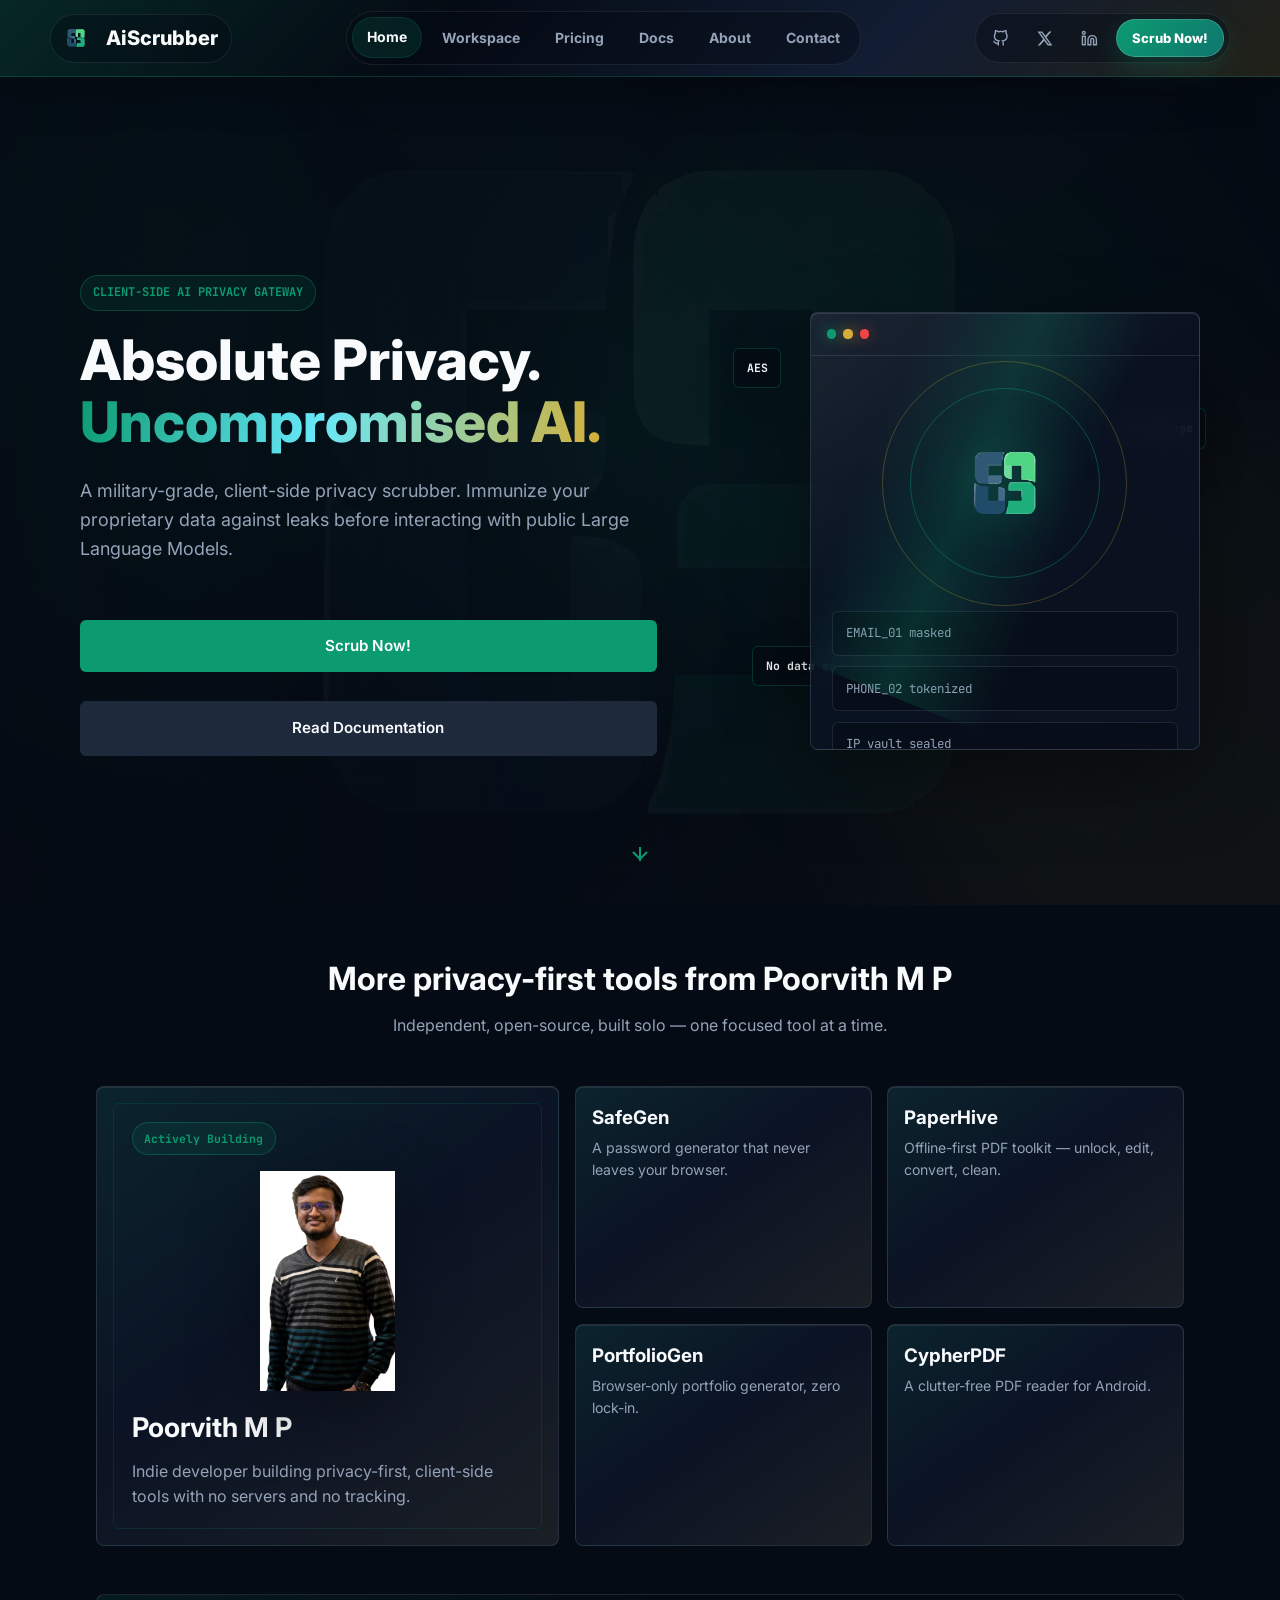
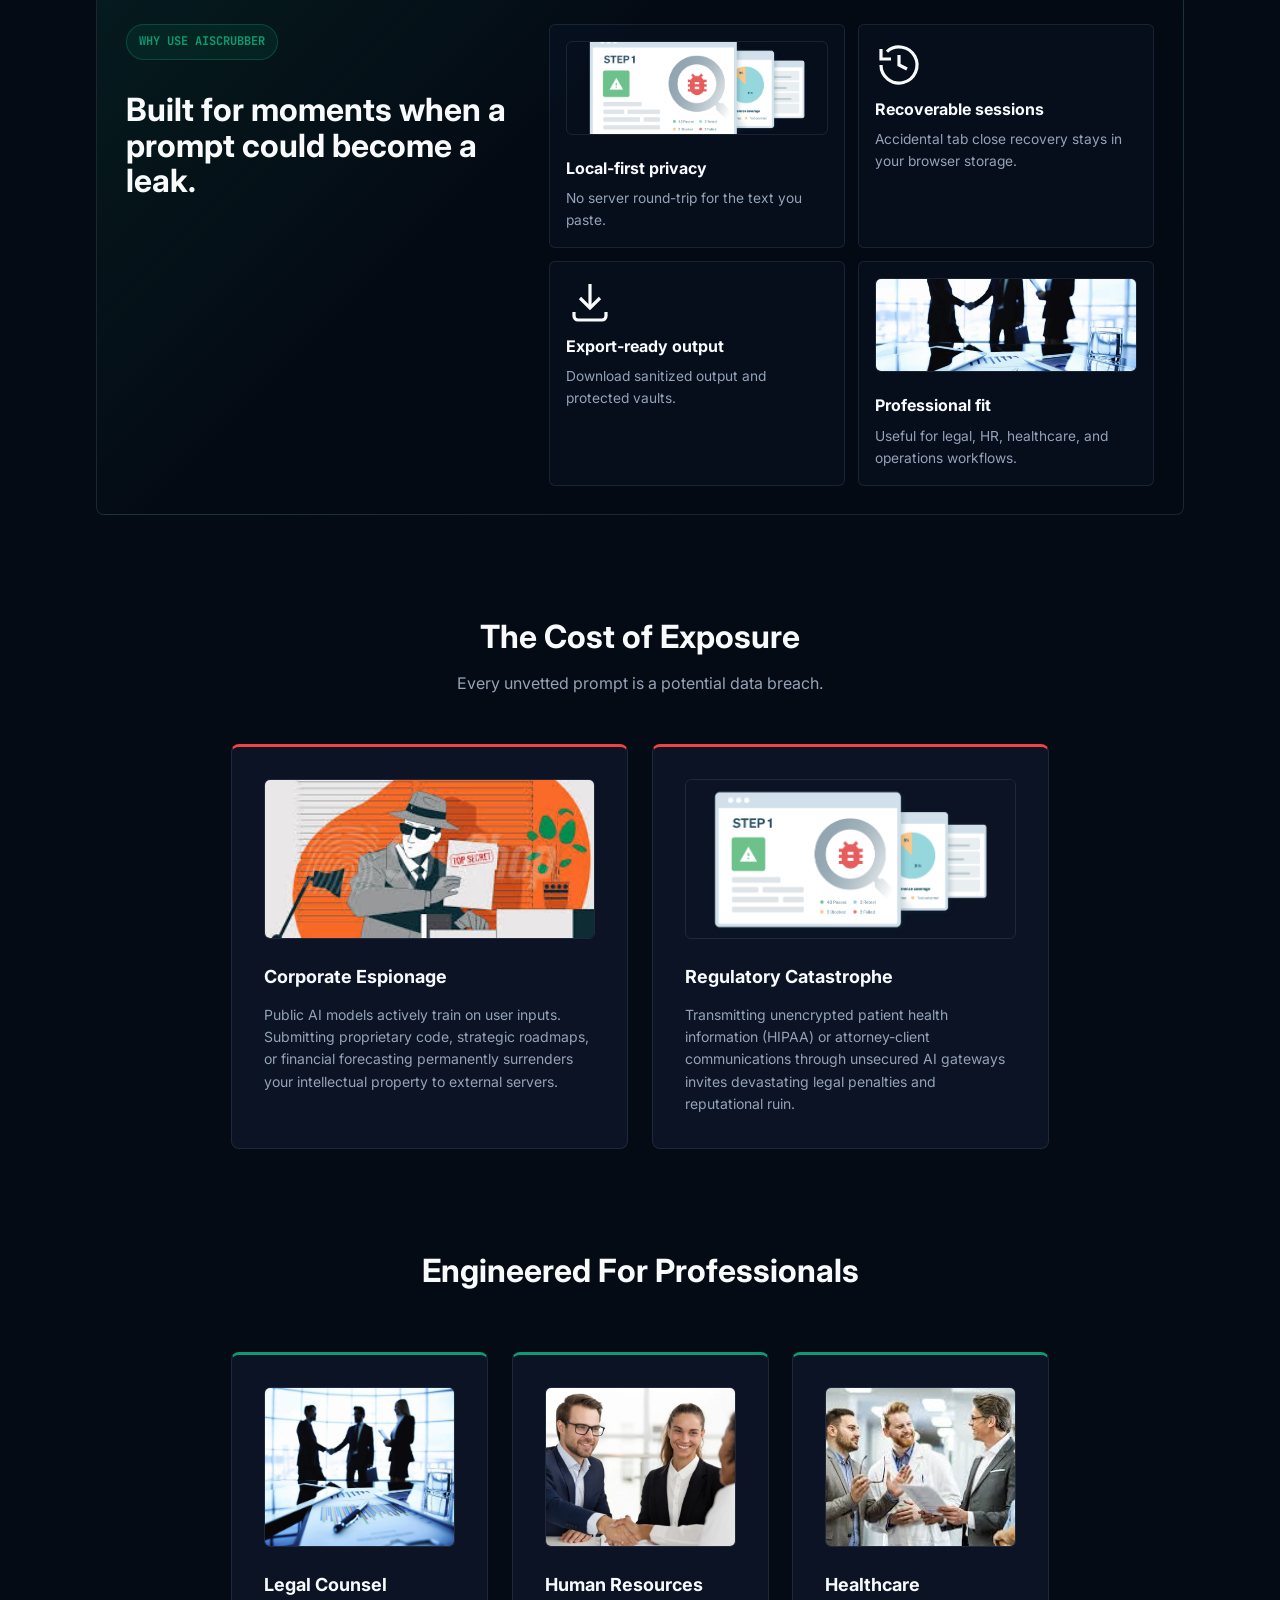
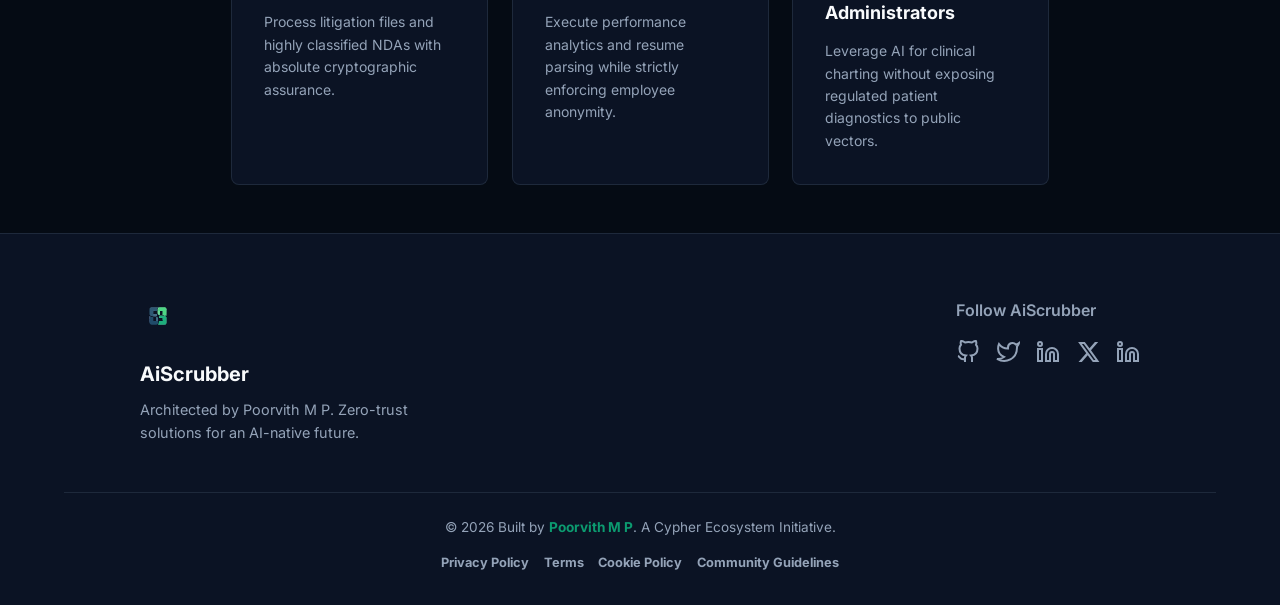
<file: index.html>
<!DOCTYPE html>

<html lang="en" class="dark">
<head>
    <meta charset="UTF-8" />
    <meta name="author" content="Poorvith M P" />
    <meta name="viewport" content="width=device-width, initial-scale=1.0" />
    <title>AiScrubber — Privacy Toolkit by Poorvith M P</title>
    <meta name="description" content=" Absolute confidentiality for generative AI workflows." />
    <style>@import url('https://fonts.googleapis.com/css2?family=Inter:wght@400;500;600;700;800&family=JetBrains+Mono:wght@400;700&display=swap');</style>
    <link rel="icon" type="image/svg+xml" href="assets/img/aiscrubber-logo.svg">
    <link rel="apple-touch-icon" href="assets/img/aiscrubber-logo.svg">
    <link rel="stylesheet" href="assets/css/style.css">
</head>
<body>
    <!-- Toast Notification Container -->
    <div id="toastContainer" class="toast-container"></div>
    
    <!-- Modal Notification Container -->
    <div id="modalContainer"></div>

    <div id="pageLoader" class="page-loader">
        <img src="assets/img/aiscrubber-logo.svg" alt="" class="page-loader-logo">
        <p>Loading secure page...</p>
    </div>

    <nav class="navbar nav-animated" aria-label="Primary navigation">
        <div class="nav-shell">
            <a href="index.html" class="nav-brand" aria-label="AiScrubber home">
                <img src="assets/img/aiscrubber-logo.svg" alt="Poorvith M P logo" class="brand-logo" onerror="this.style.display='none';">
                <span class="logo-text">AiScrubber</span>
            </a>
            <div class="nav-links">
                <a href="index.html" class="nav-link-item active">Home</a>
                <a href="scrub.html" class="nav-link-item">Workspace</a>
                <a href="pricing.html" class="nav-link-item">Pricing</a>
                <a href="documentation.html" class="nav-link-item">Docs</a>
                <a href="about.html" class="nav-link-item">About</a>
                <a href="contact.html" class="nav-link-item">Contact</a>
            </div>
            <div class="nav-actions">
                <a href="https://github.com/prvthmpcypher" target="_blank" rel="noopener noreferrer" class="nav-social-link" aria-label="GitHub profile" title="GitHub">
                    <svg viewBox="0 0 24 24" stroke="currentColor" stroke-width="2" fill="none"><path d="M9 19c-5 1.5-5-2.5-7-3m14 6v-3.87a3.37 3.37 0 0 0-.94-2.61c3.14-.35 6.44-1.54 6.44-7A5.44 5.44 0 0 0 20 4.77 5.07 5.07 0 0 0 19.91 1S18.73.65 16 2.48a13.38 13.38 0 0 0-7 0C6.27.65 5.09 1 5.09 1A5.07 5.07 0 0 0 5 4.77a5.44 5.44 0 0 0-1.5 3.78c0 5.42 3.3 6.61 6.44 7A3.37 3.37 0 0 0 9 18.13V22"></path></svg>
                </a>
                <a href="https://x.com/poorvithmp07" target="_blank" rel="noopener noreferrer" class="nav-social-link" aria-label="X profile" title="X">
                    <svg viewBox="0 0 24 24" fill="currentColor"><path d="M18.9 2h3.3l-7.2 8.2L23.4 22h-6.6l-5.1-6.7L5.8 22H2.5l7.7-8.8L2.1 2h6.7l4.7 6.2L18.9 2Zm-1.2 17.9h1.8L7.8 4H5.9l11.8 15.9Z"></path></svg>
                </a>
                <a href="https://www.linkedin.com/in/poorvithmp" target="_blank" rel="noopener noreferrer" class="nav-social-link" aria-label="LinkedIn profile" title="LinkedIn">
                    <svg viewBox="0 0 24 24" stroke="currentColor" stroke-width="2" fill="none"><path d="M16 8a6 6 0 0 1 6 6v7h-4v-7a2 2 0 0 0-2-2 2 2 0 0 0-2 2v7h-4v-7a6 6 0 0 1 6-6z"></path><rect x="2" y="9" width="4" height="12"></rect><circle cx="4" cy="4" r="2"></circle></svg>
                </a>
                <a href="scrub.html" class="nav-cta">Scrub Now!</a>
            </div>
        </div>
    </nav>

    <header class="hero hero-3d full-bleed-hero">
        <div class="hero-background">
            <img src="assets/img/aiscrubber-logo.svg" alt="" class="hero-bg-image">
            <div class="hero-grid"></div>
            <div class="hero-light light-1"></div>
            <div class="hero-light light-2"></div>
        </div>
        <div class="hero-shell">
            <div class="hero-content fade-in-up">
                <span class="hero-kicker">Client-side AI privacy gateway</span>
                <h1 class="hero-title">Absolute Privacy. <br><span class="text-accent">Uncompromised AI.</span></h1>
                <p class="hero-subtitle">A military-grade, client-side privacy scrubber. Immunize your proprietary data against leaks before interacting with public Large Language Models.</p>
                <div class="hero-actions">
                    <a href="scrub.html" class="btn btn-primary hero-btn scale-on-hover">Scrub Now!</a>
                    <a href="documentation.html" class="btn btn-secondary hero-btn scale-on-hover">Read Documentation</a>
                </div>
            </div>
            <div class="hero-reveal-stage" aria-hidden="true">
                <div class="hero-device">
                    <div class="device-topbar"><span></span><span></span><span></span></div>
                    <div class="device-core">
                        <img src="assets/img/aiscrubber-logo.svg" alt="" class="hero-emblem" onerror="this.style.display='none';">
                        <div class="scan-ring ring-1"></div>
                        <div class="scan-ring ring-2"></div>
                    </div>
                    <div class="privacy-stream">
                        <span>EMAIL_01 masked</span>
                        <span>PHONE_02 tokenized</span>
                        <span>IP vault sealed</span>
                    </div>
                </div>
                <div class="hero-chip chip-a">AES</div>
                <div class="hero-chip chip-b">Local Storage</div>
                <div class="hero-chip chip-c">No data sent to server</div>
            </div>
        </div>
        <div class="scroll-indicator" data-scroll-target="#threat-model">
            <svg viewBox="0 0 24 24" width="24" height="24" stroke="currentColor" stroke-width="2" fill="none"><polyline points="12 3 12 15 19 8"></polyline><polyline points="12 3 12 15 5 8"></polyline></svg>
        </div>
    </header>

    <section class="page-section ecosystem-section ecosystem-showcase" id="ecosystem">
        <div class="section-header reveal">
            <h2>More privacy-first tools from Poorvith M P</h2>
            <p>Independent, open-source, built solo — one focused tool at a time.</p>
        </div>
        <div class="ecosystem-console">
            <a href="https://github.com/prvthmpcypher" class="ecosystem-feature flip-in" target="_blank" rel="noopener">
                <span class="ecosystem-status">Actively Building</span>
                <img src="assets/img/Founder_no Background.png" alt="Poorvith M P logo">
                <div>
                    <h3>Poorvith M P</h3>
                    <p>Indie developer building privacy-first, client-side tools with no servers and no tracking.</p>
                </div>
            </a>
            <div class="ecosystem-stack">
                <a href="https://github.com/prvthmpcypher/safegen" class="ecosystem-card flip-in" target="_blank" rel="noopener">
                    <div><h3>SafeGen</h3><p>A password generator that never leaves your browser.</p></div>
                </a>
                <a href="https://github.com/prvthmpcypher/paperhive" class="ecosystem-card flip-in" target="_blank" rel="noopener">
                    <div><h3>PaperHive</h3><p>Offline-first PDF toolkit — unlock, edit, convert, clean.</p></div>
                </a>
                <a href="https://github.com/prvthmpcypher/portfoliogen" class="ecosystem-card flip-in" target="_blank" rel="noopener">
                    <div><h3>PortfolioGen</h3><p>Browser-only portfolio generator, zero lock-in.</p></div>
                </a>
                <a href="https://github.com/prvthmpcypher/cypherpdf" class="ecosystem-card flip-in" target="_blank" rel="noopener">
                    <div><h3>CypherPDF</h3><p>A clutter-free PDF reader for Android.</p></div>
                </a>
            </div>
        </div>
        <div class="why-panel reveal">
            <div>
                <span class="hero-kicker">Why use AiScrubber</span>
                <h3>Built for moments when a prompt could become a leak.</h3>
            </div>
            <div class="why-grid feature-showcase-grid">
                <div>
                    <img src="assets/img/regulatory.png" alt="Privacy compliance visual">
                    <strong>Local-first privacy</strong>
                    <span>No server round-trip for the text you paste.</span>
                </div>
                <div>
                    <svg viewBox="0 0 24 24" width="48" height="48" stroke="currentColor" stroke-width="1.6" fill="none"><path d="M3 12a9 9 0 1 0 3-6.7"/><polyline points="3 4 3 9 8 9"/><path d="M12 7v5l4 2"/></svg>
                    <strong>Recoverable sessions</strong>
                    <span>Accidental tab close recovery stays in your browser storage.</span>
                </div>
                <div>
                    <svg viewBox="0 0 24 24" width="48" height="48" stroke="currentColor" stroke-width="1.6" fill="none"><path d="M12 3v12"/><polyline points="7 10 12 15 17 10"/><path d="M4 17v2a2 2 0 0 0 2 2h12a2 2 0 0 0 2-2v-2"/></svg>
                    <strong>Export-ready output</strong>
                    <span>Download sanitized output and protected vaults.</span>
                </div>
                <div>
                    <img src="assets/img/leagalcounsel.jpg" alt="Professional workflow visual">
                    <strong>Professional fit</strong>
                    <span>Useful for legal, HR, healthcare, and operations workflows.</span>
                </div>
            </div>
        </div>
    </section>


    <section class="page-section" id="threat-model">
        <div class="section-header reveal">
            <h2>The Cost of Exposure</h2>
            <p>Every unvetted prompt is a potential data breach.</p>
        </div>
        <div class="grid-2">
            <div class="card risk-card slide-in-left">
                <div class="card-image-wrapper">
                    <img src="assets/img/esponage.jfif" alt="Corporate Espionage" class="card-img">
                </div>
                <h3>Corporate Espionage</h3>
                <p>Public AI models actively train on user inputs. Submitting proprietary code, strategic roadmaps, or financial forecasting permanently surrenders your intellectual property to external servers.</p>
            </div>
            <div class="card risk-card slide-in-right">
                <div class="card-image-wrapper">
                    <img src="assets/img/regulatory.png" alt="Regulatory Catastrophe" class="card-img">
                </div>
                <h3>Regulatory Catastrophe</h3>
                <p>Transmitting unencrypted patient health information (HIPAA) or attorney-client communications through unsecured AI gateways invites devastating legal penalties and reputational ruin.</p>
            </div>
        </div>

        <div class="section-header reveal" style="margin-top: 4rem;">
            <h2>Engineered For Professionals</h2>
        </div>
        <div class="grid-3">
            <div class="card target-card flip-in">
                <div class="card-image-wrapper">
                    <img src="assets/img/leagalcounsel.jpg" alt="Legal Counsel" class="card-img">
                </div>
                <h3>Legal Counsel</h3>
                <p>Process litigation files and highly classified NDAs with absolute cryptographic assurance.</p>
            </div>
            <div class="card target-card flip-in">
                <div class="card-image-wrapper">
                    <img src="assets/img/hr.webp" alt="HR" class="card-img">
                </div>
                <h3>Human Resources</h3>
                <p>Execute performance analytics and resume parsing while strictly enforcing employee anonymity.</p>
            </div>
            <div class="card target-card flip-in">
                <div class="card-image-wrapper">
                    <img src="assets/img/healthcareadminstrtors.jfif" alt="Healthcare Administrators" class="card-img">
                </div>
                <h3>Healthcare Administrators</h3>
                <p>Leverage AI for clinical charting without exposing regulated patient diagnostics to public vectors.</p>
            </div>
        </div>
    </section>

    <footer>
        <div class="footer-grid">
            <div class="footer-brand">
                <img src="assets/img/aiscrubber-logo.svg" alt="Poorvith M P logo" class="brand-logo" onerror="this.style.display='none';">
                <h3>AiScrubber</h3>
                <p>Architected by Poorvith M P. Zero-trust solutions for an AI-native future.</p>
            </div>
            <div class="footer-socials">
                <h4>Follow AiScrubber</h4>
                <div class="social-icons">
                    <a href="https://github.com/prvthmpcypher" target="_blank" aria-label="GitHub"><svg viewBox="0 0 24 24" stroke="currentColor" stroke-width="2" fill="none"><path d="M9 19c-5 1.5-5-2.5-7-3m14 6v-3.87a3.37 3.37 0 0 0-.94-2.61c3.14-.35 6.44-1.54 6.44-7A5.44 5.44 0 0 0 20 4.77 5.07 5.07 0 0 0 19.91 1S18.73.65 16 2.48a13.38 13.38 0 0 0-7 0C6.27.65 5.09 1 5.09 1A5.07 5.07 0 0 0 5 4.77a5.44 5.44 0 0 0-1.5 3.78c0 5.42 3.3 6.61 6.44 7A3.37 3.37 0 0 0 9 18.13V22"></path></svg></a>
                    <a href="https://x.com/poorvithmp07" target="_blank" aria-label="X"><svg viewBox="0 0 24 24" stroke="currentColor" stroke-width="2" fill="none"><path d="M23 3a10.9 10.9 0 0 1-3.14 1.53 4.48 4.48 0 0 0-7.86 3v1A10.66 10.66 0 0 1 3 4s-4 9 5 13a11.64 11.64 0 0 1-7 2c9 5 20 0 20-11.5a4.5 4.5 0 0 0-.08-.83A7.72 7.72 0 0 0 23 3z"></path></svg></a>
                    <a href="https://www.linkedin.com/in/poorvithmp" target="_blank" aria-label="LinkedIn"><svg viewBox="0 0 24 24" stroke="currentColor" stroke-width="2" fill="none"><path d="M16 8a6 6 0 0 1 6 6v7h-4v-7a2 2 0 0 0-2-2 2 2 0 0 0-2 2v7h-4v-7a6 6 0 0 1 6-6z"></path><rect x="2" y="9" width="4" height="12"></rect><circle cx="4" cy="4" r="2"></circle></svg></a>
                </div>
            </div>
        </div>
        <div class="footer-bottom">
            <p>&copy; 2026 Built by Poorvith M P. An independent, open-source project.</p>
        </div>
    </footer>
    <script src="assets/js/app.js"></script>
</body>
</html>
</file>
<file: assets/css/style.css>
﻿/* â”€â”€â”€ Base Cypher Tokens â”€â”€â”€â”€â”€â”€â”€â”€â”€â”€â”€â”€â”€â”€â”€â”€â”€â”€â”€â”€â”€â”€â”€â”€â”€â”€â”€â”€â”€ */
:root {
  --cypher-font-sans: 'Inter', sans-serif;
  --cypher-font-mono: 'JetBrains Mono', monospace;
  --font-size: 16px;
  --radius: 0.5rem;
  --radius-md: 0.375rem;
  --cypher-ease: cubic-bezier(0.4, 0, 0.2, 1);
}

/* Strict Cypher Dark Mode */
.dark {
  --cypher-bg-global: #050B14;
  --cypher-bg-surface: #0B1324;
  --cypher-bg-surface-hover: #131E36;
  --cypher-text-primary: #F8FAFC;
  --cypher-text-secondary: #94A3B8;
  --cypher-border-structural: #1E293B;
  
  --primary: #0C9B70;
  --primary-foreground: #ffffff;
  --secondary: #1E293B;
  --secondary-foreground: #F8FAFC;
  --danger-accent: #EF4444;
  --gold-accent: #D4AF37;
}

/* â”€â”€â”€ Global & Security Overrides â”€â”€â”€â”€â”€â”€â”€â”€â”€â”€â”€â”€â”€â”€â”€â”€â”€â”€â”€â”€â”€â”€â”€â”€â”€â”€â”€â”€â”€ */
* { box-sizing: border-box; margin: 0; padding: 0; }
html { scroll-behavior: smooth; }
body {
    font-family: var(--cypher-font-sans);
    background-color: var(--cypher-bg-global);
    color: var(--cypher-text-primary);
    font-size: var(--font-size);
    line-height: 1.6;
    min-height: 100vh;
    display: flex; flex-direction: column;
    -webkit-user-select: none; -moz-user-select: none; -ms-user-select: none; user-select: none;
}
textarea, input, .output-box, td { -webkit-user-select: text; -moz-user-select: text; -ms-user-select: text; user-select: text; }

/* â”€â”€â”€ Page Loader (Fixed Z-Index & Layout) â”€â”€â”€â”€â”€â”€â”€â”€â”€â”€â”€â”€â”€â”€â”€â”€â”€â”€â”€â”€â”€â”€â”€â”€â”€â”€â”€â”€â”€ */
.page-loader {
    position: fixed; top: 0; left: 0; right: 0; bottom: 0;
    background:
        radial-gradient(circle at center, rgba(12, 155, 112, 0.18), transparent 24rem),
        var(--cypher-bg-global);
    z-index: 99999;
    display: flex; flex-direction: column; align-items: center; justify-content: center;
    transition: opacity 0.3s ease, visibility 0.3s ease;
}
.page-loader.hidden { opacity: 0; visibility: hidden; }
.loader-spinner { width: 40px; height: 40px; animation: spin 1s linear infinite; color: var(--primary); margin-bottom: 1rem; }
.page-loader-logo {
    width: 86px;
    height: 86px;
    object-fit: contain;
    margin-bottom: 1rem;
    filter: drop-shadow(0 0 26px rgba(12, 155, 112, 0.45));
    animation: loaderLogoPulse 1.2s ease-in-out infinite;
}
@keyframes loaderLogoPulse {
    0%, 100% { transform: scale(0.96); opacity: 0.78; }
    50% { transform: scale(1.05); opacity: 1; }
}
@keyframes spin { 100% { transform: rotate(360deg); } }

/* â”€â”€â”€ Toast Notifications â”€â”€â”€â”€â”€â”€â”€â”€â”€â”€â”€â”€â”€â”€â”€â”€â”€â”€â”€â”€â”€â”€â”€â”€â”€â”€â”€â”€â”€ */
.toast-container {
    position: fixed;
    top: 20px;
    right: 20px;
    z-index: 10000;
    display: flex;
    flex-direction: column;
    gap: 10px;
    max-width: 400px;
}

.toast {
    padding: 1rem 1.5rem;
    background: var(--cypher-bg-surface);
    border: 1px solid var(--cypher-border-structural);
    border-left: 4px solid var(--primary);
    border-radius: var(--radius);
    color: var(--cypher-text-primary);
    animation: slideInRight 0.3s ease-out forwards;
    box-shadow: 0 4px 12px rgba(0, 0, 0, 0.3);
}

.toast.success { border-left-color: var(--primary); }
.toast.error { border-left-color: var(--danger-accent); }
.toast.warning { border-left-color: var(--gold-accent); }
.toast.info { border-left-color: #3B82F6; }

.toast.closing { animation: slideOutRight 0.3s ease-out forwards; }

@keyframes slideInRight {
    from { opacity: 0; transform: translateX(400px); }
    to { opacity: 1; transform: translateX(0); }
}

@keyframes slideOutRight {
    from { opacity: 1; transform: translateX(0); }
    to { opacity: 0; transform: translateX(400px); }
}

/* â”€â”€â”€ Navigation with Animations â”€â”€â”€â”€â”€â”€â”€â”€â”€â”€â”€â”€â”€â”€â”€â”€â”€â”€â”€â”€â”€â”€â”€â”€â”€â”€â”€â”€â”€ */
.navbar {
    display: flex;
    justify-content: space-between;
    align-items: center;
    gap: 1rem;
    padding: 0.85rem clamp(1rem, 4vw, 4rem);
    background:
        linear-gradient(135deg, rgba(12, 155, 112, 0.20), rgba(5, 11, 20, 0.96) 34%, rgba(19, 30, 54, 0.92) 68%, rgba(212, 175, 55, 0.14)),
        rgba(5, 11, 20, 0.94);
    border-bottom: 1px solid rgba(12, 155, 112, 0.28);
    position: sticky;
    top: 0;
    z-index: 100;
    backdrop-filter: blur(18px);
    box-shadow: 0 12px 40px rgba(0, 0, 0, 0.28);
    transition: padding 0.3s ease, border-color 0.3s ease, box-shadow 0.3s ease;
}

.navbar.nav-animated {
    animation: navSlideDown 0.5s ease-out forwards;
}

@keyframes navSlideDown {
    from { opacity: 0; transform: translateY(-20px); }
    to { opacity: 1; transform: translateY(0); }
}

.nav-brand {
    display: flex;
    align-items: center;
    gap: 0.75rem;
    animation: fadeIn 0.6s ease-out;
    color: inherit;
    text-decoration: none;
    min-width: max-content;
    padding: 0.35rem 0.8rem 0.35rem 0.45rem;
    border-radius: 999px;
    border: 1px solid rgba(248, 250, 252, 0.08);
    background: rgba(5, 11, 20, 0.36);
}
.brand-logo { width: 36px; height: 36px; transition: transform 0.3s ease, filter 0.3s ease; }
.brand-logo:hover { transform: rotate(5deg) scale(1.1); filter: drop-shadow(0 0 14px rgba(12, 155, 112, 0.55)); }
.logo-text { font-weight: 800; font-size: 1.25rem; letter-spacing: 0; }

.nav-links {
    display: flex;
    align-items: center;
    gap: 0.35rem;
    padding: 0.35rem;
    border: 1px solid rgba(248, 250, 252, 0.08);
    border-radius: 999px;
    background: rgba(5, 11, 20, 0.42);
}
.nav-link-item { 
    color: var(--cypher-text-secondary); 
    text-decoration: none; 
    font-size: 0.875rem; 
    font-weight: 700; 
    transition: color 0.3s ease, background 0.3s ease, transform 0.3s ease, box-shadow 0.3s ease;
    position: relative;
    padding: 0.58rem 0.92rem;
    border-radius: 999px;
    overflow: hidden;
}

.nav-link-item::after {
    content: '';
    position: absolute;
    inset: auto 18% 0.28rem;
    width: 0;
    height: 2px;
    background: linear-gradient(90deg, transparent, var(--primary), var(--gold-accent), transparent);
    transition: width 0.3s ease, left 0.3s ease, right 0.3s ease;
    border-radius: 999px;
}

.nav-link-item:hover::after,
.nav-link-item.active::after { width: 64%; }
.nav-link-item:hover,
.nav-link-item.active {
    color: var(--cypher-text-primary);
    background: rgba(12, 155, 112, 0.14);
    box-shadow: inset 0 0 0 1px rgba(12, 155, 112, 0.18);
    transform: translateY(-2px);
}

.nav-github { display: flex; align-items: center; gap: 0.5rem; padding: 0.5rem 1rem !important; }

.nav-socials {
    display: flex;
    align-items: center;
    gap: 0.45rem;
    padding: 0.35rem;
    border-radius: 999px;
    background: rgba(5, 11, 20, 0.42);
    border: 1px solid rgba(248, 250, 252, 0.08);
}

.nav-social-link {
    width: 2.35rem;
    height: 2.35rem;
    display: inline-flex;
    align-items: center;
    justify-content: center;
    color: var(--cypher-text-secondary);
    border-radius: 50%;
    border: 1px solid transparent;
    transition: color 0.3s ease, background 0.3s ease, transform 0.3s ease, border-color 0.3s ease, box-shadow 0.3s ease;
}

.nav-social-link svg {
    width: 1.05rem;
    height: 1.05rem;
}

.nav-social-link:hover {
    color: var(--primary-foreground);
    background: linear-gradient(135deg, var(--primary), #0f766e);
    border-color: rgba(248, 250, 252, 0.22);
    box-shadow: 0 8px 24px rgba(12, 155, 112, 0.28);
    transform: translateY(-3px) rotate(-4deg);
}

/* â”€â”€â”€ Hero Section with 3D & Scroll Effects â”€â”€â”€â”€â”€â”€â”€â”€â”€â”€â”€â”€â”€â”€â”€â”€â”€â”€â”€â”€â”€â”€â”€â”€â”€â”€â”€â”€â”€ */
.hero {
    position: relative;
    padding: 7rem clamp(1rem, 5vw, 5rem) 4rem;
    max-width: 100%;
    margin: 0 auto;
    min-height: 100vh;
    display: flex;
    flex-direction: column;
    justify-content: center;
    align-items: center;
    overflow: hidden;
    --hero-scroll: 0;
    --tilt-x: 0deg;
    --tilt-y: 0deg;
    --pointer-x: 50%;
    --pointer-y: 42%;
}

.hero-3d {
    perspective: 1200px;
}

.hero-background {
    position: absolute;
    top: 0;
    left: 0;
    right: 0;
    bottom: 0;
    z-index: 0;
    background:
        radial-gradient(circle at var(--pointer-x) var(--pointer-y), rgba(12, 155, 112, 0.22), transparent 24rem),
        linear-gradient(135deg, rgba(12, 155, 112, 0.18), transparent 34%),
        linear-gradient(315deg, rgba(212, 175, 55, 0.12), transparent 36%);
    transform: translateY(calc(var(--hero-scroll) * 0.12px));
}

.hero-grid {
    position: absolute;
    inset: 0;
    background-image:
        linear-gradient(rgba(148, 163, 184, 0.08) 1px, transparent 1px),
        linear-gradient(90deg, rgba(148, 163, 184, 0.08) 1px, transparent 1px);
    background-size: 64px 64px;
    mask-image: linear-gradient(to bottom, transparent 0%, #000 20%, #000 70%, transparent 100%);
    opacity: 0.45;
    transform: perspective(800px) rotateX(64deg) translateY(calc(90px + var(--hero-scroll) * -0.08px));
    transform-origin: center bottom;
}

.hero-light {
    position: absolute;
    width: 38rem;
    height: 38rem;
    border-radius: 50%;
    filter: blur(80px);
    opacity: 0.18;
    animation: float 7s ease-in-out infinite;
}

.light-1 {
    left: -16rem;
    top: 3rem;
    background: var(--primary);
}

.light-2 {
    right: -14rem;
    bottom: -8rem;
    background: var(--gold-accent);
    animation-delay: 2.2s;
}

@keyframes float {
    0%, 100% { transform: translateY(0px); }
    50% { transform: translateY(30px); }
}

.hero-shell {
    position: relative;
    z-index: 10;
    width: min(1120px, 100%);
    display: grid;
    grid-template-columns: minmax(0, 1.05fr) minmax(300px, 0.85fr);
    align-items: center;
    gap: clamp(2rem, 6vw, 5rem);
}

.hero-content {
    position: relative;
    max-width: 720px;
    transform: translateY(calc(var(--hero-scroll) * -0.09px));
}

.hero-kicker {
    display: inline-flex;
    width: fit-content;
    margin-bottom: 1.2rem;
    padding: 0.45rem 0.75rem;
    border: 1px solid rgba(12, 155, 112, 0.32);
    border-radius: 999px;
    color: var(--primary);
    background: rgba(12, 155, 112, 0.1);
    font-family: var(--cypher-font-mono);
    font-size: 0.75rem;
    font-weight: 700;
    text-transform: uppercase;
    letter-spacing: 0;
}

.hero-title {
    font-size: 3.5rem;
    line-height: 1.1;
    font-weight: 800;
    letter-spacing: 0;
    margin-bottom: 1.5rem;
    animation: fadeInUp 0.8s ease-out forwards;
}

.text-accent {
    color: transparent;
    background: linear-gradient(100deg, var(--primary), #67e8f9 46%, var(--gold-accent));
    -webkit-background-clip: text;
    background-clip: text;
}

.hero-subtitle {
    color: var(--cypher-text-secondary);
    font-size: 1.125rem;
    max-width: 650px;
    margin: 0 0 2.5rem;
    animation: fadeInUp 0.8s ease-out 0.2s forwards;
    opacity: 0;
}

.hero-actions {
    display: flex;
    justify-content: flex-start;
    gap: 0.85rem;
    flex-wrap: wrap;
    animation: fadeInUp 0.8s ease-out 0.4s forwards;
    opacity: 0;
}

.hero-btn {
    width: auto;
    min-width: 210px;
    margin-top: 0;
    padding-inline: 1.2rem;
}

.scale-on-hover {
    transition: all 0.3s ease;
}

.scale-on-hover:hover {
    transform: translateY(-4px) scale(1.03);
    box-shadow: 0 10px 30px rgba(12, 155, 112, 0.3);
}

.hero-reveal-stage {
    position: relative;
    min-height: 470px;
    transform-style: preserve-3d;
    transform: rotateX(var(--tilt-y)) rotateY(var(--tilt-x)) translateY(calc(var(--hero-scroll) * -0.05px));
    transition: transform 0.16s ease-out;
}

.hero-device {
    position: absolute;
    inset: 2rem 0 0 auto;
    width: min(390px, 100%);
    min-height: 420px;
    border-radius: var(--radius);
    border: 1px solid rgba(148, 163, 184, 0.22);
    background:
        linear-gradient(145deg, rgba(248, 250, 252, 0.08), transparent 42%),
        rgba(11, 19, 36, 0.78);
    box-shadow: 0 28px 80px rgba(0, 0, 0, 0.42), inset 0 1px 0 rgba(248, 250, 252, 0.1);
    backdrop-filter: blur(18px);
    transform: translateZ(70px);
    overflow: hidden;
}

.hero-device::before {
    content: '';
    position: absolute;
    inset: -40% 26% auto auto;
    width: 13rem;
    height: 36rem;
    background: linear-gradient(90deg, transparent, rgba(12, 155, 112, 0.22), transparent);
    transform: rotate(22deg);
    animation: scanReveal 4.6s ease-in-out infinite;
}

@keyframes scanReveal {
    0%, 100% { transform: translateX(-170%) rotate(22deg); opacity: 0; }
    20%, 62% { opacity: 1; }
    72% { transform: translateX(185%) rotate(22deg); opacity: 0; }
}

.device-topbar {
    display: flex;
    gap: 0.45rem;
    padding: 1rem;
    border-bottom: 1px solid rgba(148, 163, 184, 0.16);
}

.device-topbar span {
    width: 0.58rem;
    height: 0.58rem;
    border-radius: 50%;
    background: var(--primary);
    box-shadow: 0 0 14px rgba(12, 155, 112, 0.7);
}

.device-topbar span:nth-child(2) { background: var(--gold-accent); box-shadow: 0 0 14px rgba(212, 175, 55, 0.6); }
.device-topbar span:nth-child(3) { background: var(--danger-accent); box-shadow: 0 0 14px rgba(239, 68, 68, 0.5); }

.device-core {
    position: relative;
    min-height: 255px;
    display: grid;
    place-items: center;
}

.hero-emblem {
    width: 128px;
    height: 128px;
    object-fit: contain;
    filter: drop-shadow(0 0 26px rgba(12, 155, 112, 0.36));
    transform: translateZ(95px);
    animation: emblemReveal 1.1s ease-out both, emblemFloat 5s ease-in-out 1.1s infinite;
}

@keyframes emblemReveal {
    from { opacity: 0; transform: translateZ(-40px) rotateY(35deg) scale(0.75); }
    to { opacity: 1; transform: translateZ(95px) rotateY(0) scale(1); }
}

@keyframes emblemFloat {
    0%, 100% { transform: translateZ(95px) translateY(0); }
    50% { transform: translateZ(95px) translateY(14px); }
}

.scan-ring {
    position: absolute;
    width: 190px;
    height: 190px;
    border: 1px solid rgba(12, 155, 112, 0.42);
    border-radius: 50%;
    animation: ringPulse 2.8s ease-out infinite;
}

.ring-2 {
    width: 245px;
    height: 245px;
    border-color: rgba(212, 175, 55, 0.28);
    animation-delay: 0.7s;
}

@keyframes ringPulse {
    0% { transform: scale(0.74); opacity: 0; }
    30% { opacity: 1; }
    100% { transform: scale(1.18); opacity: 0; }
}

.privacy-stream {
    display: grid;
    gap: 0.65rem;
    padding: 0 1.3rem 1.4rem;
}

.privacy-stream span {
    display: block;
    padding: 0.72rem 0.8rem;
    border: 1px solid rgba(148, 163, 184, 0.16);
    border-radius: var(--radius-md);
    background: rgba(5, 11, 20, 0.48);
    color: var(--cypher-text-secondary);
    font-family: var(--cypher-font-mono);
    font-size: 0.78rem;
}

.hero-chip {
    position: absolute;
    z-index: 2;
    padding: 0.62rem 0.78rem;
    border: 1px solid rgba(12, 155, 112, 0.28);
    border-radius: var(--radius-md);
    background: rgba(5, 11, 20, 0.74);
    color: var(--cypher-text-primary);
    font-family: var(--cypher-font-mono);
    font-size: 0.72rem;
    font-weight: 700;
    box-shadow: 0 18px 44px rgba(0, 0, 0, 0.28);
    animation: chipFloat 4.8s ease-in-out infinite;
    --chip-z: 100px;
}

.chip-a { top: 4.2rem; left: 0; --chip-z: 120px; }
.chip-b { right: -0.4rem; top: 8rem; --chip-z: 150px; animation-delay: 0.9s; }
.chip-c { left: 1.2rem; bottom: 4rem; --chip-z: 100px; animation-delay: 1.8s; }

@keyframes chipFloat {
    0%, 100% { transform: translateZ(var(--chip-z)) translateY(0); }
    50% { transform: translateZ(var(--chip-z)) translateY(16px); }
}

.scroll-indicator {
    position: absolute;
    bottom: 30px;
    left: 50%;
    transform: translateX(-50%);
    z-index: 10;
    cursor: pointer;
    animation: bounce 2s infinite;
}

@keyframes bounce {
    0%, 100% { transform: translateX(-50%) translateY(0); }
    50% { transform: translateX(-50%) translateY(-10px); }
}

.scroll-indicator svg {
    color: var(--primary);
    width: 24px;
    height: 24px;
}

/* â”€â”€â”€ Fade-In & Reveal Animations â”€â”€â”€â”€â”€â”€â”€â”€â”€â”€â”€â”€â”€â”€â”€â”€â”€â”€â”€â”€â”€â”€â”€â”€â”€â”€â”€â”€â”€ */
@keyframes fadeInUp {
    from { opacity: 0; transform: translateY(30px); }
    to { opacity: 1; transform: translateY(0); }
}

@keyframes fadeIn {
    from { opacity: 0; }
    to { opacity: 1; }
}

.fade-in-up {
    animation: fadeInUp 0.8s ease-out forwards;
    opacity: 0;
}

.reveal {
    animation: fadeInUp 0.6s ease-out forwards;
}

.slide-in-left {
    animation: slideInLeft 0.6s ease-out forwards;
    opacity: 0;
}

.slide-in-right {
    animation: slideInRight 0.6s ease-out forwards;
    opacity: 0;
}

@keyframes slideInLeft {
    from { opacity: 0; transform: translateX(-50px); }
    to { opacity: 1; transform: translateX(0); }
}

@keyframes slideInRight {
    from { opacity: 0; transform: translateX(50px); }
    to { opacity: 1; transform: translateX(0); }
}

.flip-in {
    animation: flipInY 0.6s ease-out forwards;
    opacity: 0;
}

@keyframes flipInY {
    from { opacity: 0; transform: rotateY(90deg); }
    to { opacity: 1; transform: rotateY(0); }
}

.bounce-in {
    animation: bounceIn 0.6s ease-out forwards;
    opacity: 0;
}

@keyframes bounceIn {
    from { opacity: 0; transform: scale(0.8); }
    to { opacity: 1; transform: scale(1); }
}

/* â”€â”€â”€ Layouts & Cards â”€â”€â”€â”€â”€â”€â”€â”€â”€â”€â”€â”€â”€â”€â”€â”€â”€â”€â”€â”€â”€â”€â”€â”€â”€â”€â”€â”€â”€ */
.app-container, .page-section { 
    width: 100%; 
    max-width: 850px; 
    margin: 0 auto; 
    padding: 3rem 1rem; 
    display: flex; 
    flex-direction: column; 
    gap: 2rem;
}

.section-header { 
    text-align: center; 
    margin-bottom: 1rem;
}

.section-header h2 { 
    font-size: 2rem; 
    margin-bottom: 0.5rem; 
    font-weight: 700;
    animation: fadeInUp 0.6s ease-out forwards;
}

.section-header p { 
    color: var(--cypher-text-secondary);
    animation: fadeInUp 0.6s ease-out 0.1s forwards;
    opacity: 0;
}

.grid-3 { 
    display: grid; 
    grid-template-columns: repeat(auto-fit, minmax(240px, 1fr)); 
    gap: 1.5rem;
}

.grid-2 { 
    display: grid; 
    grid-template-columns: repeat(auto-fit, minmax(320px, 1fr)); 
    gap: 1.5rem;
}

.card {
    background-color: var(--cypher-bg-surface);
    border: 1px solid var(--cypher-border-structural);
    border-radius: var(--radius);
    padding: 2rem;
    transition: all 0.3s ease;
    position: relative;
    overflow: hidden;
}

.card::before {
    content: '';
    position: absolute;
    top: 0;
    left: -100%;
    width: 100%;
    height: 100%;
    background: linear-gradient(90deg, transparent, rgba(255, 255, 255, 0.1), transparent);
    transition: left 0.5s ease;
}

.card:hover {
    border-color: var(--primary);
    box-shadow: 0 8px 24px rgba(12, 155, 112, 0.1);
    transform: translateY(-4px);
}

.card:hover::before {
    left: 100%;
}

.card-image-wrapper {
    position: relative;
    overflow: hidden;
    border-radius: var(--radius-md);
    margin-bottom: 1rem;
}

.card-img { 
    width: 100%; 
    height: 160px; 
    object-fit: cover; 
    border-radius: var(--radius-md);
    transition: transform 0.3s ease;
    border: 1px solid var(--cypher-border-structural);
}

.card:hover .card-img {
    transform: scale(1.05);
}

.risk-card { border-top: 3px solid var(--danger-accent); }
.target-card { border-top: 3px solid var(--primary); }

.card h3 { 
    margin-bottom: 0.75rem; 
    font-size: 1.125rem;
    position: relative;
    z-index: 1;
}

.card p { 
    color: var(--cypher-text-secondary); 
    font-size: 0.875rem;
    position: relative;
    z-index: 1;
}

/* Pricing */
.pricing-card { 
    text-align: center; 
    display: flex; 
    flex-direction: column; 
    gap: 1.5rem; 
    position: relative;
}

.pricing-card.highlight { 
    border-color: var(--primary); 
    box-shadow: 0 0 20px rgba(12, 155, 112, 0.1);
}

.pricing-card.locked { opacity: 0.6; }

.badge { 
    position: absolute; 
    top: 1rem; 
    right: 1rem; 
    background: var(--primary); 
    color: #fff; 
    padding: 0.2rem 0.6rem; 
    border-radius: 4px; 
    font-size: 0.75rem; 
    font-weight: bold;
    animation: slideInDown 0.5s ease-out;
}

@keyframes slideInDown {
    from { opacity: 0; transform: translateY(-20px); }
    to { opacity: 1; transform: translateY(0); }
}

.pricing-card .price { 
    font-size: 2.5rem; 
    font-weight: 800;
}

.pricing-card ul { 
    list-style: none; 
    text-align: left; 
    margin-bottom: auto; 
    color: var(--cypher-text-secondary);
}

.pricing-card ul li { 
    margin-bottom: 0.75rem; 
    padding-left: 1.5rem; 
    position: relative;
}

.pricing-card ul li::before { 
    content: "âœ“"; 
    position: absolute; 
    left: 0; 
    color: var(--primary); 
    font-weight: bold;
}

/* â”€â”€â”€ Founder Section â”€â”€â”€â”€â”€â”€â”€â”€â”€â”€â”€â”€â”€â”€â”€â”€â”€â”€â”€â”€â”€â”€â”€â”€â”€â”€â”€â”€â”€ */
.founder-card {
    display: grid;
    grid-template-columns: 1fr 1.5fr;
    gap: 3rem;
    align-items: center;
    background-color: var(--cypher-bg-surface);
    border: 1px solid var(--cypher-border-structural);
    border-radius: var(--radius);
    padding: 3rem;
    margin: 2rem 0;
    transition: all 0.3s ease;
}

.founder-image-wrapper {
    position: relative;
    perspective: 1000px;
    display: grid;
    place-items: center;
}

.founder-image {
    width: min(240px, 78vw);
    height: min(240px, 78vw);
    object-fit: cover;
    object-position: center top;
    border-radius: 50%;
    border: 3px solid var(--primary);
    box-shadow: 0 10px 40px rgba(12, 155, 112, 0.2);
    transition: all 0.4s ease;
    animation: rotateInY 0.8s ease-out;
}

@keyframes rotateInY {
    from { opacity: 0; transform: rotateY(90deg); }
    to { opacity: 1; transform: rotateY(0); }
}

.founder-image:hover {
    transform: scale(1.02) rotateY(-5deg);
    box-shadow: 0 15px 50px rgba(12, 155, 112, 0.3);
}

.founder-overlay {
    position: absolute;
    width: min(240px, 78vw);
    height: min(240px, 78vw);
    background: linear-gradient(135deg, rgba(12, 155, 112, 0.2), transparent);
    border-radius: 50%;
    pointer-events: none;
}

.founder-content h2 {
    font-size: 2rem;
    margin-bottom: 0.25rem;
    animation: fadeInUp 0.6s ease-out forwards;
}

.founder-title {
    color: var(--primary);
    font-weight: 600;
    font-size: 1rem;
    margin-bottom: 1.5rem;
    animation: fadeInUp 0.6s ease-out 0.1s forwards;
    opacity: 0;
}

.founder-bio {
    color: var(--cypher-text-secondary);
    font-size: 0.95rem;
    line-height: 1.8;
    margin-bottom: 2rem;
    animation: fadeInUp 0.6s ease-out 0.2s forwards;
    opacity: 0;
}

.founder-actions {
    margin-bottom: 2rem;
    animation: fadeInUp 0.6s ease-out 0.3s forwards;
    opacity: 0;
}

.founder-actions .btn {
    transition: all 0.3s ease;
}

.founder-actions .btn:hover {
    transform: translateY(-2px);
    box-shadow: 0 8px 20px rgba(212, 175, 55, 0.3);
}

.social-links h4 {
    color: var(--cypher-text-secondary);
    font-size: 0.875rem;
    margin-bottom: 1rem;
    text-transform: uppercase;
    letter-spacing: 0.05em;
    animation: fadeInUp 0.6s ease-out 0.4s forwards;
    opacity: 0;
}

.social-icons-expanded {
    display: flex;
    gap: 1rem;
    animation: fadeInUp 0.6s ease-out 0.5s forwards;
    opacity: 0;
}

.social-link {
    width: 44px;
    height: 44px;
    display: flex;
    align-items: center;
    justify-content: center;
    border: 1px solid var(--cypher-border-structural);
    border-radius: 50%;
    color: var(--cypher-text-secondary);
    transition: all 0.3s ease;
    position: relative;
    cursor: pointer;
}

.social-link:hover {
    color: var(--primary);
    border-color: var(--primary);
    background-color: rgba(12, 155, 112, 0.1);
    transform: translateY(-4px) scale(1.1);
}

.social-link[data-tooltip]::after {
    content: attr(data-tooltip);
    position: absolute;
    bottom: -30px;
    left: 50%;
    transform: translateX(-50%);
    background: var(--cypher-bg-surface);
    padding: 0.5rem 0.75rem;
    border-radius: 4px;
    font-size: 0.75rem;
    white-space: nowrap;
    opacity: 0;
    pointer-events: none;
    transition: opacity 0.2s ease;
    border: 1px solid var(--cypher-border-structural);
}

.social-link:hover::after {
    opacity: 1;
}

.company-logo {
    width: 150px;
    height: auto;
    animation: fadeIn 0.8s ease-out;
    filter: drop-shadow(0 10px 20px rgba(12, 155, 112, 0.1));
}

.cypher-initiative-logo {
    width: min(210px, 70vw);
    filter: drop-shadow(0 18px 34px rgba(12, 155, 112, 0.22));
}

.ecosystem-icon {
    display: flex;
    justify-content: center;
    margin-bottom: 1rem;
    color: var(--primary);
    animation: fadeInUp 0.6s ease-out;
}

@media (max-width: 768px) {
    .founder-card {
        grid-template-columns: 1fr;
        gap: 2rem;
        padding: 2rem 1.5rem;
    }

    .hero-title {
        font-size: 2.5rem;
    }

    .navbar {
        align-items: stretch;
        flex-wrap: wrap;
        padding: 0.75rem 1rem;
    }

    .nav-brand {
        flex: 1;
    }

    .nav-links {
        order: 3;
        width: 100%;
        overflow-x: auto;
        justify-content: flex-start;
        scrollbar-width: none;
    }

    .nav-links::-webkit-scrollbar { display: none; }

    .nav-link-item {
        white-space: nowrap;
        padding: 0.52rem 0.8rem;
    }

    .nav-socials {
        margin-left: auto;
    }

    .nav-social-link {
        width: 2.2rem;
        height: 2.2rem;
    }

    .hero {
        padding-top: 6.25rem;
        min-height: auto;
    }

    .hero-shell {
        grid-template-columns: 1fr;
        gap: 2rem;
    }

    .hero-content {
        text-align: left;
    }

    .hero-actions {
        flex-direction: column;
    }

    .hero-btn {
        width: 100%;
        min-width: 0;
    }

    .hero-reveal-stage {
        min-height: 390px;
        width: 100%;
    }

    .hero-device {
        inset: 1rem auto auto 50%;
        transform: translateX(-50%) translateZ(40px);
        width: min(340px, 92vw);
        min-height: 360px;
    }

    .device-core {
        min-height: 215px;
    }

    .hero-emblem {
        width: 104px;
        height: 104px;
    }

    .scan-ring { width: 160px; height: 160px; }
    .ring-2 { width: 210px; height: 210px; }

    .chip-a { left: 0.2rem; top: 0.6rem; }
    .chip-b { right: 0.2rem; top: 4.7rem; }
    .chip-c { left: 0.8rem; bottom: 1rem; }
}

/* â”€â”€â”€ Tool Steps & Loaders â”€â”€â”€â”€â”€â”€â”€â”€â”€â”€â”€â”€â”€â”€â”€â”€â”€â”€â”€â”€â”€â”€â”€â”€â”€â”€â”€â”€â”€ */
.step { display: none; animation: fadeIn 0.3s ease-out forwards; }
.step.active { display: block; }

.step-loader-container { text-align: center; padding: 4rem 0; }
.loader-box { background: var(--cypher-bg-surface); border: 1px solid var(--cypher-border-structural); border-radius: var(--radius); padding: 3rem; display: inline-block; min-width: 300px; }
.loader-message { color: var(--cypher-text-primary); font-size: 1rem; margin-top: 1rem; }
.loader-progress-bar { width: 100%; height: 4px; background: var(--cypher-bg-global); border-radius: 2px; overflow: hidden; margin-top: 1.5rem; }
.loader-progress-fill { width: 0%; height: 100%; background: var(--primary); animation: progress 2.8s ease-in-out forwards; }
@keyframes progress { 0% { width: 0%; } 100% { width: 100%; } }

/* â”€â”€â”€ Forms & Buttons â”€â”€â”€â”€â”€â”€â”€â”€â”€â”€â”€â”€â”€â”€â”€â”€â”€â”€â”€â”€â”€â”€â”€â”€â”€â”€â”€â”€â”€ */
label { display: block; font-weight: 600; font-size: 0.875rem; text-transform: uppercase; letter-spacing: 0.05em; color: var(--cypher-text-secondary); margin-bottom: 0.75rem; }
textarea, .output-box, .text-input {
    width: 100%; background-color: var(--cypher-bg-global); border: 1px solid var(--cypher-border-structural);
    color: var(--cypher-text-primary); border-radius: var(--radius-md); padding: 1rem;
    font-family: var(--cypher-font-sans); font-size: 1rem; transition: border-color 0.2s var(--cypher-ease);
}
textarea { min-height: 200px; resize: vertical; }
textarea:focus, .text-input:focus { outline: none; border-color: var(--primary); }
.output-box { min-height: 200px; white-space: pre-wrap; }

.btn {
    width: 100%; padding: 0.875rem; border-radius: var(--radius-md); font-weight: 600;
    font-size: 0.95rem; cursor: pointer; transition: all 0.3s ease; border: none; margin-top: 1rem;
    display: flex; justify-content: center; align-items: center; gap: 0.5rem; font-family: inherit;
}
.btn:disabled { opacity: 0.5; cursor: not-allowed; }
.btn-primary { background-color: var(--primary); color: var(--primary-foreground); }
.btn-primary:hover:not(:disabled) { background-color: #0a7a58; transform: translateY(-2px); }
.btn-secondary { background-color: var(--secondary); color: var(--secondary-foreground); border: 1px solid var(--cypher-border-structural); }
.btn-secondary:hover:not(:disabled) { background-color: var(--cypher-bg-surface-hover); }

/* Gold CTA */
.btn-gold { background-color: #212822; color: var(--gold-accent); border: 1px solid var(--gold-accent); }
.btn-gold:hover:not(:disabled) { background-color: var(--gold-accent); color: #000; }

.export-row { display: flex; gap: 0.75rem; margin-top: 1.5rem; flex-wrap: wrap; }
.export-row .btn { margin-top: 0; flex: 1; min-width: 140px; }

/* â”€â”€â”€ Vault Table â”€â”€â”€â”€â”€â”€â”€â”€â”€â”€â”€â”€â”€â”€â”€â”€â”€â”€â”€â”€â”€â”€â”€â”€â”€â”€â”€â”€â”€ */
.vault-header { display: flex; justify-content: space-between; align-items: center; margin-bottom: 1rem; flex-wrap: wrap; gap: 1rem;}
.vault-export-btn { width: auto; margin: 0; padding: 0.5rem 1rem; font-size: 0.85rem; }
.table-container { overflow-x: auto; border-radius: var(--radius-md); border: 1px solid var(--cypher-border-structural); background: var(--cypher-bg-global); }
table { width: 100%; border-collapse: collapse; }
th, td { padding: 1rem; text-align: left; border-bottom: 1px solid var(--cypher-border-structural); }
th { background-color: var(--cypher-bg-surface); color: var(--cypher-text-secondary); font-weight: 600; font-size: 0.875rem; }
td:first-child { font-family: var(--cypher-font-mono); color: var(--primary); }

/* â”€â”€â”€ Modals â”€â”€â”€â”€â”€â”€â”€â”€â”€â”€â”€â”€â”€â”€â”€â”€â”€â”€â”€â”€â”€â”€â”€â”€â”€â”€â”€â”€â”€ */
.modal-overlay { 
    position: fixed; 
    top: 0; 
    left: 0; 
    right: 0; 
    bottom: 0; 
    background: rgba(5, 11, 20, 0.85); 
    backdrop-filter: blur(4px); 
    display: flex; 
    align-items: center; 
    justify-content: center; 
    z-index: 1000;
    animation: fadeIn 0.3s ease-out;
}

.modal-overlay.hidden { display: none; }

.modal-content { 
    max-width: 420px; 
    width: 90%;
    animation: slideInUp 0.3s ease-out;
}

.modal-content h3 {
    margin-bottom: 1rem;
}

/* â”€â”€â”€ Footer â”€â”€â”€â”€â”€â”€â”€â”€â”€â”€â”€â”€â”€â”€â”€â”€â”€â”€â”€â”€â”€â”€â”€â”€â”€â”€â”€â”€â”€ */
footer { 
    margin-top: auto; 
    padding: 4rem 5% 2rem; 
    border-top: 1px solid var(--cypher-border-structural); 
    background-color: var(--cypher-bg-surface);
    animation: slideInUp 0.6s ease-out;
}

.footer-grid { 
    display: flex; 
    justify-content: space-between; 
    flex-wrap: wrap; 
    gap: 2rem; 
    margin-bottom: 3rem; 
    max-width: 1000px; 
    margin-left: auto; 
    margin-right: auto;
}

.footer-brand h3 { 
    font-size: 1.25rem; 
    margin: 1rem 0 0.5rem;
}

.footer-brand p { 
    color: var(--cypher-text-secondary); 
    font-size: 0.9rem; 
    max-width: 300px;
}

.footer-socials h4 { 
    margin-bottom: 1rem; 
    color: var(--cypher-text-secondary);
    font-weight: 600;
}

.social-icons { 
    display: flex; 
    gap: 1rem;
}

.social-icons a { 
    color: var(--cypher-text-secondary); 
    transition: all 0.3s ease;
    width: 24px; 
    height: 24px; 
    display: inline-flex;
    align-items: center;
    justify-content: center;
}

.social-icons a:hover { 
    color: var(--primary);
    transform: translateY(-3px) scale(1.2);
}

.footer-bottom { 
    text-align: center; 
    border-top: 1px solid var(--cypher-border-structural); 
    padding-top: 1.5rem; 
    color: var(--cypher-text-secondary); 
    font-size: 0.85rem;
}

/* Responsive */
@media (max-width: 768px) {
    h1 { font-size: 2.5rem; }
    .hero-title { font-size: 2.2rem; }
    .footer-grid { flex-direction: column; }
}

.footer-bottom a {
    color: var(--primary);
    text-decoration: none;
    font-weight: 700;
}

.footer-bottom a:hover {
    color: var(--gold-accent);
}

.legal-links {
    display: flex;
    justify-content: center;
    flex-wrap: wrap;
    gap: 0.9rem;
    margin-top: 0.9rem;
}

.legal-links a {
    color: var(--cypher-text-secondary);
    text-decoration: none;
    font-size: 0.8rem;
}

.legal-links a:hover {
    color: var(--primary);
}

@media (max-width: 480px) {
    .logo-text {
        font-size: 1rem;
    }

    .brand-logo {
        width: 32px;
        height: 32px;
    }

    .nav-socials {
        gap: 0.25rem;
        padding: 0.25rem;
    }

    .nav-social-link {
        width: 2rem;
        height: 2rem;
    }

    .hero-title {
        font-size: 2rem;
    }
}

@media (prefers-reduced-motion: reduce) {
    .hero-device::before,
    .hero-emblem,
    .scan-ring,
    .hero-chip,
    .hero-light,
    .scroll-indicator {
        animation: none;
    }

    .hero-reveal-stage,
    .hero-background,
    .hero-content {
        transform: none;
    }
}

/* Final navigation and page refinement */
a,
.btn,
.nav-link-item,
.nav-social-link,
.nav-cta,
.ecosystem-card {
    text-decoration: none;
}

.navbar {
    padding: 0.7rem 1rem;
}

.nav-shell {
    width: min(1180px, 100%);
    margin: 0 auto;
    display: grid;
    grid-template-columns: auto minmax(0, 1fr) auto;
    align-items: center;
    gap: clamp(0.8rem, 2vw, 1.4rem);
}

.nav-shell .nav-brand {
    justify-self: start;
}

.nav-shell .nav-links {
    justify-self: center;
    max-width: 100%;
}

.nav-actions {
    justify-self: end;
    display: flex;
    align-items: center;
    gap: 0.45rem;
    padding: 0.32rem;
    border-radius: 999px;
    border: 1px solid rgba(248, 250, 252, 0.08);
    background: rgba(5, 11, 20, 0.42);
}

.nav-cta {
    display: inline-flex;
    align-items: center;
    justify-content: center;
    min-height: 2.35rem;
    padding: 0 0.95rem;
    border-radius: 999px;
    color: var(--primary-foreground);
    background: linear-gradient(135deg, var(--primary), #0f766e);
    border: 1px solid rgba(248, 250, 252, 0.18);
    font-size: 0.82rem;
    font-weight: 800;
    box-shadow: 0 10px 28px rgba(12, 155, 112, 0.24);
    transition: transform 0.25s ease, box-shadow 0.25s ease, filter 0.25s ease;
}

.nav-cta:hover {
    transform: translateY(-2px);
    filter: brightness(1.08);
    box-shadow: 0 14px 34px rgba(12, 155, 112, 0.32);
}

.nav-cta-muted {
    background: var(--secondary);
    box-shadow: none;
}

.nav-link-item::after {
    display: none;
}

.nav-link-item:hover,
.nav-link-item.active {
    transform: translateY(-1px);
}

.full-bleed-hero {
    min-height: calc(100vh - 72px);
    isolation: isolate;
}

.hero-bg-image {
    position: absolute;
    inset: 0;
    width: 100%;
    height: 100%;
    object-fit: cover;
    opacity: 0.16;
    filter: saturate(1.1) contrast(1.05);
    transform: scale(1.04);
}

.hero-background::after {
    content: '';
    position: absolute;
    inset: 0;
    background:
        linear-gradient(90deg, rgba(5, 11, 20, 0.92), rgba(5, 11, 20, 0.70) 46%, rgba(5, 11, 20, 0.82)),
        radial-gradient(circle at 72% 38%, rgba(12, 155, 112, 0.26), transparent 24rem);
}

.hero-shell {
    min-height: 70vh;
}

.hero-content,
.hero-reveal-stage {
    z-index: 2;
}

.hero-title {
    max-width: 760px;
}

.hero-btn {
    text-decoration: none;
}

.ecosystem-section {
    max-width: 1180px;
}

.ecosystem-grid {
    display: grid;
    grid-template-columns: repeat(auto-fit, minmax(220px, 1fr));
    gap: 1rem;
}

.ecosystem-card {
    display: flex;
    flex-direction: column;
    min-height: 270px;
    padding: 1.25rem;
    border-radius: var(--radius);
    border: 1px solid rgba(148, 163, 184, 0.18);
    background:
        linear-gradient(145deg, rgba(248, 250, 252, 0.06), transparent 42%),
        rgba(11, 19, 36, 0.78);
    color: var(--cypher-text-primary);
    overflow: hidden;
    transition: transform 0.3s ease, border-color 0.3s ease, box-shadow 0.3s ease;
}

.ecosystem-card:hover {
    transform: translateY(-6px);
    border-color: rgba(12, 155, 112, 0.58);
    box-shadow: 0 20px 44px rgba(0, 0, 0, 0.24);
}

.ecosystem-card img {
    width: 100%;
    height: 118px;
    object-fit: contain;
    margin-bottom: 1rem;
    filter: drop-shadow(0 12px 22px rgba(0, 0, 0, 0.22));
}

.ecosystem-card h3 {
    margin-bottom: 0.55rem;
}

.ecosystem-card p {
    color: var(--cypher-text-secondary);
    font-size: 0.88rem;
}

.page-shell {
    width: min(1080px, calc(100% - 2rem));
    margin: 0 auto;
    padding: 5.5rem 0 4rem;
}

.page-hero {
    position: relative;
    margin-bottom: 2rem;
    padding: 3rem 0 1rem;
}

.compact-page-hero h1 {
    max-width: 780px;
    font-size: clamp(2.2rem, 6vw, 4.5rem);
    line-height: 1;
    letter-spacing: 0;
    margin: 0.8rem 0 1rem;
}

.compact-page-hero p {
    max-width: 680px;
    color: var(--cypher-text-secondary);
    font-size: 1.05rem;
}

.pricing-layout,
.contact-layout,
.doc-grid {
    display: grid;
    grid-template-columns: repeat(auto-fit, minmax(260px, 1fr));
    gap: 1.25rem;
}

.doc-card,
.contact-card {
    min-height: 190px;
}

.contact-actions {
    display: flex;
    flex-wrap: wrap;
    gap: 0.75rem;
    margin-top: 1.2rem;
}

.contact-actions .btn,
.contact-card .btn {
    width: auto;
    margin-top: 0;
    padding-inline: 1.2rem;
}

@media (max-width: 980px) {
    .nav-shell {
        grid-template-columns: 1fr auto;
    }

    .nav-shell .nav-links {
        grid-column: 1 / -1;
        grid-row: 2;
        justify-self: stretch;
        overflow-x: auto;
        scrollbar-width: none;
    }

    .nav-shell .nav-links::-webkit-scrollbar {
        display: none;
    }
}

@media (max-width: 620px) {
    .nav-actions .nav-social-link:nth-child(n+2) {
        display: none;
    }

    .hero-actions {
        width: 100%;
    }

    .full-bleed-hero {
        min-height: calc(100vh - 118px);
    }
}

.legal-card {
    display: grid;
    gap: 0.9rem;
}

.legal-card h3 {
    margin-top: 0.6rem;
}

/* Ecosystem redesign */
.ecosystem-showcase {
    max-width: 1120px;
}

.ecosystem-console {
    display: grid;
    grid-template-columns: minmax(280px, 0.95fr) minmax(320px, 1.25fr);
    gap: 1rem;
    align-items: stretch;
}

.ecosystem-feature,
.ecosystem-stack .ecosystem-card {
    border: 1px solid rgba(148, 163, 184, 0.18);
    background:
        linear-gradient(145deg, rgba(12, 155, 112, 0.12), rgba(11, 19, 36, 0.92) 46%, rgba(212, 175, 55, 0.08)),
        var(--cypher-bg-surface);
    color: var(--cypher-text-primary);
    box-shadow: inset 0 1px 0 rgba(248, 250, 252, 0.08);
}

.ecosystem-feature {
    min-height: 460px;
    display: flex;
    flex-direction: column;
    justify-content: space-between;
    padding: clamp(1.4rem, 4vw, 2.2rem);
    border-radius: var(--radius);
    position: relative;
    overflow: hidden;
    transition: transform 0.3s ease, border-color 0.3s ease, box-shadow 0.3s ease;
}

.ecosystem-feature::before {
    content: '';
    position: absolute;
    inset: 1rem;
    border: 1px solid rgba(12, 155, 112, 0.16);
    border-radius: var(--radius-md);
    pointer-events: none;
}

.ecosystem-feature:hover,
.ecosystem-stack .ecosystem-card:hover {
    transform: translateY(-5px);
    border-color: rgba(12, 155, 112, 0.55);
    box-shadow: 0 20px 44px rgba(0, 0, 0, 0.28);
}

.ecosystem-status {
    width: fit-content;
    padding: 0.4rem 0.7rem;
    border: 1px solid rgba(12, 155, 112, 0.34);
    border-radius: 999px;
    color: var(--primary);
    background: rgba(12, 155, 112, 0.1);
    font-family: var(--cypher-font-mono);
    font-size: 0.72rem;
    font-weight: 700;
}

.ecosystem-feature img {
    width: min(300px, 82%);
    height: 220px;
    object-fit: contain;
    align-self: center;
    filter: drop-shadow(0 22px 34px rgba(0, 0, 0, 0.32));
}

.ecosystem-feature h3 {
    font-size: 1.7rem;
    margin-bottom: 0.55rem;
}

.ecosystem-feature p,
.ecosystem-stack .ecosystem-card p {
    color: var(--cypher-text-secondary);
}

.ecosystem-stack {
    display: grid;
    gap: 1rem;
    grid-template-columns: repeat(2, minmax(0, 1fr));
}

.ecosystem-stack .ecosystem-card {
    min-height: 0;
    display: block;
    padding: 1rem;
    border-radius: var(--radius);
}

.ecosystem-stack .ecosystem-card img {
    width: 82px;
    height: 82px;
    object-fit: contain;
    margin: 0;
    filter: drop-shadow(0 12px 18px rgba(0, 0, 0, 0.22));
}

.ecosystem-stack .ecosystem-card h3 {
    margin-bottom: 0.25rem;
}

.why-panel {
    margin-top: 1rem;
    padding: clamp(1.2rem, 3vw, 1.8rem);
    border-radius: var(--radius);
    border: 1px solid rgba(148, 163, 184, 0.18);
    background:
        linear-gradient(135deg, rgba(12, 155, 112, 0.12), transparent 36%),
        rgba(5, 11, 20, 0.52);
    display: grid;
    grid-template-columns: minmax(220px, 0.8fr) minmax(300px, 1.2fr);
    gap: 1.2rem;
    align-items: start;
    overflow: hidden;
}

.why-panel h3 {
    margin-top: 0.85rem;
    font-size: clamp(1.4rem, 3vw, 2rem);
    line-height: 1.1;
}

.why-grid {
    display: grid;
    grid-template-columns: repeat(2, minmax(0, 1fr));
    gap: 0.8rem;
}

.why-grid div {
    padding: 1rem;
    border-radius: var(--radius-md);
    border: 1px solid rgba(148, 163, 184, 0.14);
    background: rgba(11, 19, 36, 0.62);
    transition: transform 0.3s ease, border-color 0.3s ease, box-shadow 0.3s ease;
}

.why-grid div:hover {
    transform: translateY(-5px);
    border-color: rgba(12, 155, 112, 0.46);
    box-shadow: 0 16px 34px rgba(0, 0, 0, 0.24);
}

.why-grid strong,
.why-grid span {
    display: block;
}

.why-grid strong {
    margin-bottom: 0.35rem;
}

.why-grid span {
    color: var(--cypher-text-secondary);
    font-size: 0.86rem;
}

.feature-showcase-grid img {
    width: 100%;
    height: 94px;
    object-fit: cover;
    border-radius: var(--radius-md);
    margin-bottom: 0.85rem;
    border: 1px solid rgba(148, 163, 184, 0.14);
}

.feature-showcase-grid div:nth-child(2) img,
.feature-showcase-grid div:nth-child(3) img {
    object-fit: contain;
    background: radial-gradient(circle at center, rgba(12, 155, 112, 0.14), rgba(5, 11, 20, 0.42));
    padding: 0.45rem;
}

/* Docs blog */
.docs-blog {
    width: min(960px, calc(100% - 2rem));
}

.docs-article {
    display: grid;
    gap: 1.4rem;
}

.docs-hero {
    padding: 3.5rem 0 1rem;
}

.docs-hero h1 {
    max-width: 850px;
    margin: 0.9rem 0 1.2rem;
    font-size: clamp(2.35rem, 6vw, 4.8rem);
    line-height: 1;
    letter-spacing: 0;
}

.docs-byline {
    display: flex;
    align-items: center;
    gap: 0.85rem;
    color: var(--cypher-text-secondary);
}

.docs-byline img {
    width: 54px;
    height: 54px;
    border-radius: 50%;
    object-fit: cover;
    object-position: center top;
    border: 2px solid rgba(12, 155, 112, 0.58);
}

.docs-byline strong,
.docs-byline span {
    display: block;
}

.docs-byline strong {
    color: var(--cypher-text-primary);
}

.docs-lead {
    font-size: 1.05rem;
    line-height: 1.8;
}

.docs-content {
    padding: clamp(1.4rem, 4vw, 2.5rem);
    border-radius: var(--radius);
    background:
        linear-gradient(135deg, rgba(12, 155, 112, 0.08), transparent 28%),
        rgba(11, 19, 36, 0.62);
    border: 1px solid rgba(148, 163, 184, 0.16);
}

.docs-content h2 {
    margin: 1.6rem 0 0.55rem;
    font-size: clamp(1.35rem, 3vw, 2rem);
}

.docs-content h2:first-child {
    margin-top: 0;
}

.docs-content p,
.docs-callout p {
    color: var(--cypher-text-secondary);
}

.docs-callout {
    padding: 1.3rem;
    border-left: 4px solid var(--gold-accent);
    border-radius: var(--radius);
    background: rgba(212, 175, 55, 0.08);
}

.docs-links {
    display: grid;
    grid-template-columns: repeat(auto-fit, minmax(210px, 1fr));
    gap: 1rem;
}

.doc-link-card {
    color: var(--cypher-text-primary);
}

.doc-link-card p {
    color: var(--cypher-text-secondary);
}

/* Workspace scrub animation and validation */
.workspace-page .toast-container {
    display: none;
}

.scrubber-loader-panel {
    width: min(520px, 100%);
    padding: 2rem;
    border-radius: var(--radius);
    display: inline-block;
    overflow: hidden;
}

.scrub-animation {
    position: relative;
    height: 220px;
    margin-bottom: 1.2rem;
    display: grid;
    place-items: center;
}

.scrub-document {
    width: min(360px, 92%);
    padding: 1.1rem;
    border: 1px solid rgba(148, 163, 184, 0.18);
    border-radius: var(--radius);
    background: rgba(5, 11, 20, 0.72);
    box-shadow: 0 20px 45px rgba(0, 0, 0, 0.28);
}

.scrub-document span {
    display: block;
    height: 1.8rem;
    margin-bottom: 0.65rem;
    padding: 0.35rem 0.55rem;
    border-radius: 4px;
    background: rgba(148, 163, 184, 0.08);
    color: var(--cypher-text-secondary);
    font-family: var(--cypher-font-mono);
    font-size: 0.76rem;
    overflow: hidden;
}

.scrub-document span:nth-child(1),
.scrub-document span:nth-child(2),
.scrub-document span:nth-child(4) {
    animation: redactLine 2.4s ease-in-out infinite;
}

@keyframes redactLine {
    0%, 28% { color: var(--cypher-text-secondary); background: rgba(148, 163, 184, 0.08); }
    48%, 100% { color: transparent; background: linear-gradient(90deg, rgba(12, 155, 112, 0.72), rgba(212, 175, 55, 0.54)); }
}

.scrub-beam {
    position: absolute;
    top: 14px;
    bottom: 14px;
    width: 5px;
    border-radius: 999px;
    background: var(--primary);
    box-shadow: 0 0 28px rgba(12, 155, 112, 0.85);
    animation: scrubBeam 2.4s ease-in-out infinite;
}

@keyframes scrubBeam {
    0% { transform: translateX(-190px); opacity: 0; }
    16%, 82% { opacity: 1; }
    100% { transform: translateX(190px); opacity: 0; }
}

.scrub-token {
    position: absolute;
    padding: 0.45rem 0.65rem;
    border-radius: var(--radius-md);
    border: 1px solid rgba(12, 155, 112, 0.36);
    background: rgba(5, 11, 20, 0.86);
    color: var(--primary);
    font-family: var(--cypher-font-mono);
    font-size: 0.72rem;
    font-weight: 700;
    animation: tokenPop 2.4s ease-in-out infinite;
}

.token-one { top: 2rem; right: 0.8rem; }
.token-two { bottom: 2rem; left: 0.8rem; animation-delay: 0.35s; }

@keyframes tokenPop {
    0%, 38% { transform: scale(0.82) translateY(8px); opacity: 0; }
    52%, 82% { transform: scale(1) translateY(0); opacity: 1; }
    100% { transform: scale(0.94) translateY(-8px); opacity: 0; }
}

.password-rules {
    list-style: none;
    margin: 0.85rem 0 1rem;
    color: var(--cypher-text-secondary);
    font-size: 0.82rem;
}

.password-rules li {
    position: relative;
    padding-left: 1.35rem;
    margin-bottom: 0.35rem;
}

.password-rules li::before {
    content: 'x';
    position: absolute;
    left: 0;
    color: var(--danger-accent);
    font-weight: 800;
}

.password-rules li.valid {
    color: var(--primary);
}

.password-rules li.valid::before {
    content: '+';
    color: var(--primary);
}

@media (max-width: 860px) {
    .ecosystem-console {
        grid-template-columns: 1fr;
    }

    .ecosystem-feature {
        min-height: 380px;
    }

    .why-panel {
        grid-template-columns: 1fr;
    }
}

@media (max-width: 520px) {
    .ecosystem-stack .ecosystem-card {
        grid-template-columns: 64px minmax(0, 1fr);
    }

    .ecosystem-stack .ecosystem-card img {
        width: 64px;
        height: 64px;
    }

    .why-grid {
        grid-template-columns: 1fr;
    }
}
</file>
